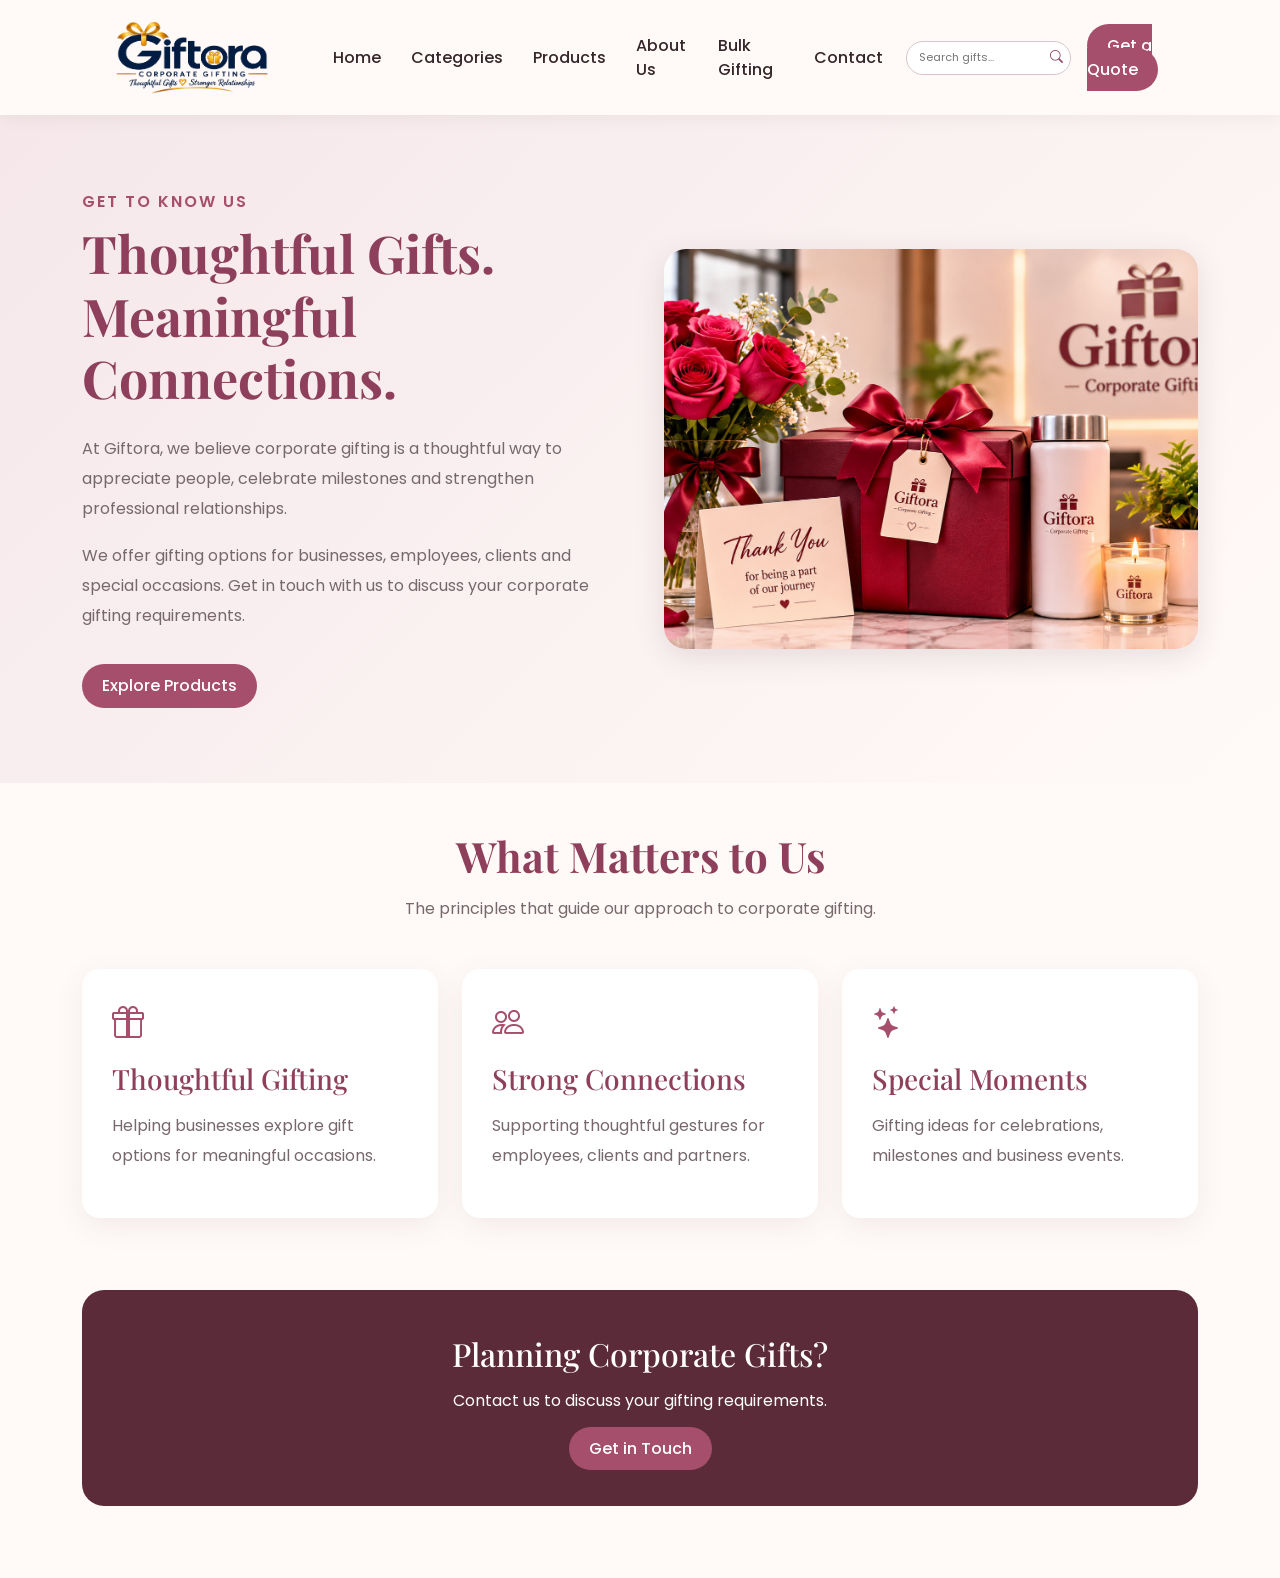
<file: HTML/about.html>
<!DOCTYPE html>
<html lang="en">

<head>
    <meta charset="UTF-8">
    <meta name="viewport" content="width=device-width, initial-scale=1.0">
    <title>About Us | Giftora</title>

    <meta name="description"
        content="Learn about Giftora and our corporate gifting solutions, including personalized gifts and thoughtfully curated gift hampers.">

    <meta name="robots" content="index, follow">

    <link rel="icon" type="image/png" href="../Image/giftora-favicon.png">

    <link href="https://cdn.jsdelivr.net/npm/bootstrap@5.3.3/dist/css/bootstrap.min.css" rel="stylesheet">
    <link rel="stylesheet" href="../CSS/style.css">
    <link rel="stylesheet" href="https://cdn.jsdelivr.net/npm/bootstrap-icons@1.11.3/font/bootstrap-icons.min.css">

    <link rel="preconnect" href="https://fonts.googleapis.com">
    <link rel="preconnect" href="https://fonts.gstatic.com" crossorigin>
    <link
        href="https://fonts.googleapis.com/css2?family=Playfair+Display:wght@500;600;700&family=Poppins:wght@300;400;500;600&display=swap"
        rel="stylesheet">

    <style>
        .about-hero {
            background: linear-gradient(135deg, #f5e7ea, #fffaf8);
            padding: 75px 0;
        }

        .about-heading {
            font-family: 'Playfair Display', serif;
            color: #8e3f5b;
            font-size: clamp(36px, 5vw, 52px);
            font-weight: 700;
        }

        .about-text {
            color: #77686d;
            line-height: 1.9;
        }

        .about-image {
            width: 100%;
            height: 400px;
            object-fit: cover;
            border-radius: 22px;
            box-shadow: 0 8px 30px rgba(73, 39, 50, 0.12);
        }

        .value-card {
            height: 100%;
            padding: 30px;
            border-radius: 18px;
            background: white;
            box-shadow: 0 8px 30px rgba(73, 39, 50, 0.08);
        }

        .value-icon {
            font-size: 32px;
            color: #a64f6c;
        }

        .value-card h3 {
            font-family: 'Playfair Display', serif;
            color: #8e3f5b;
            margin: 15px 0;
        }

        .about-cta {
            background: #5b2b39;
            color: white;
            border-radius: 22px;
            padding: 45px 25px;
        }

        .about-cta h2 {
            font-family: 'Playfair Display', serif;
        }
    </style>
</head>

<body>

    <!-- Navbar -->
    <nav class="navbar navbar-expand-lg sticky-top">
        <div class="container py-2">

            <a class="navbar-brand" href="index.html">
                <img src="../Image/GiftoraLogo.png" alt="Giftora Corporate Gifting" style="width:220px; height:auto;">
            </a>

            <button class="navbar-toggler" type="button" data-bs-toggle="collapse" data-bs-target="#menu">
                <span class="navbar-toggler-icon"></span>
            </button>

            <div class="collapse navbar-collapse" id="menu">
                <ul class="navbar-nav ms-auto align-items-lg-center">
                    <li class="nav-item"><a class="nav-link" href="index.html">Home</a></li>
                    <li class="nav-item"><a class="nav-link" href="categories.html">Categories</a></li>
                    <li class="nav-item"><a class="nav-link" href="products.html">Products</a></li>
                    <li class="nav-item"><a class="nav-link" href="about.html">About Us</a></li>
                    <li class="nav-item"><a class="nav-link" href="bulk-gifting.html">Bulk Gifting</a></li>
                    <li class="nav-item"><a class="nav-link" href="contact.html">Contact</a></li>

                    <li class="nav-item mx-lg-2 my-2 my-lg-0">
                        <form class="giftora-search" action="products.html" method="get">
                            <input type="search" name="search" placeholder="Search gifts..." aria-label="Search gifts">

                            <button type="submit" aria-label="Search">
                                <i class="bi bi-search"></i>
                            </button>
                        </form>
                    </li>

                    <li class="nav-item ms-lg-2 mt-3 mt-lg-0">
                        <a class="quote-btn" href="contact.html">Get a Quote</a>
                    </li>
                </ul>
            </div>
        </div>
    </nav>

    <!-- About introduction -->
    <section class="about-hero">
        <div class="container">
            <div class="row align-items-center g-5">

                <div class="col-lg-6">
                    <p class="text-uppercase fw-semibold mb-2" style="color:#a64f6c; letter-spacing:2px;">
                        Get to Know Us
                    </p>

                    <h1 class="about-heading mb-4">
                        Thoughtful Gifts.<br>Meaningful Connections.
                    </h1>

                    <p class="about-text">
                        At Giftora, we believe corporate gifting is a thoughtful way
                        to appreciate people, celebrate milestones and strengthen
                        professional relationships.
                    </p>

                    <p class="about-text">
                        We offer gifting options for businesses, employees, clients
                        and special occasions. Get in touch with us to discuss your
                        corporate gifting requirements.
                    </p>

                    <a href="products.html" class="quote-btn d-inline-block mt-3">
                        Explore Products
                    </a>
                </div>

                <div class="col-lg-6">
                    <img src="../Image/About/about-hero.jpg" alt="Giftora corporate gifting collection"
                        class="about-image">
                </div>

            </div>
        </div>
    </section>

    <!-- Our values -->
    <section class="container py-5">
        <h2 class="section-title text-center mb-3">What Matters to Us</h2>

        <p class="section-subtitle text-center mb-5">
            The principles that guide our approach to corporate gifting.
        </p>

        <div class="row g-4">

            <div class="col-md-4">
                <div class="value-card">
                    <i class="bi bi-gift value-icon"></i>
                    <h3>Thoughtful Gifting</h3>
                    <p class="about-text">
                        Helping businesses explore gift options for meaningful occasions.
                    </p>
                </div>
            </div>

            <div class="col-md-4">
                <div class="value-card">
                    <i class="bi bi-people value-icon"></i>
                    <h3>Strong Connections</h3>
                    <p class="about-text">
                        Supporting thoughtful gestures for employees, clients and partners.
                    </p>
                </div>
            </div>

            <div class="col-md-4">
                <div class="value-card">
                    <i class="bi bi-stars value-icon"></i>
                    <h3>Special Moments</h3>
                    <p class="about-text">
                        Gifting ideas for celebrations, milestones and business events.
                    </p>
                </div>
            </div>

        </div>
    </section>

    <!-- Contact call to action -->
    <section class="container py-4 mb-5">
        <div class="about-cta text-center">
            <h2 class="mb-3">Planning Corporate Gifts?</h2>
            <p class="mb-4">Contact us to discuss your gifting requirements.</p>
            <a href="contact.html" class="quote-btn">Get in Touch</a>
        </div>
    </section>

    <script src="https://cdn.jsdelivr.net/npm/bootstrap@5.3.3/dist/js/bootstrap.bundle.min.js"></script>

</body>

</html>
</file>
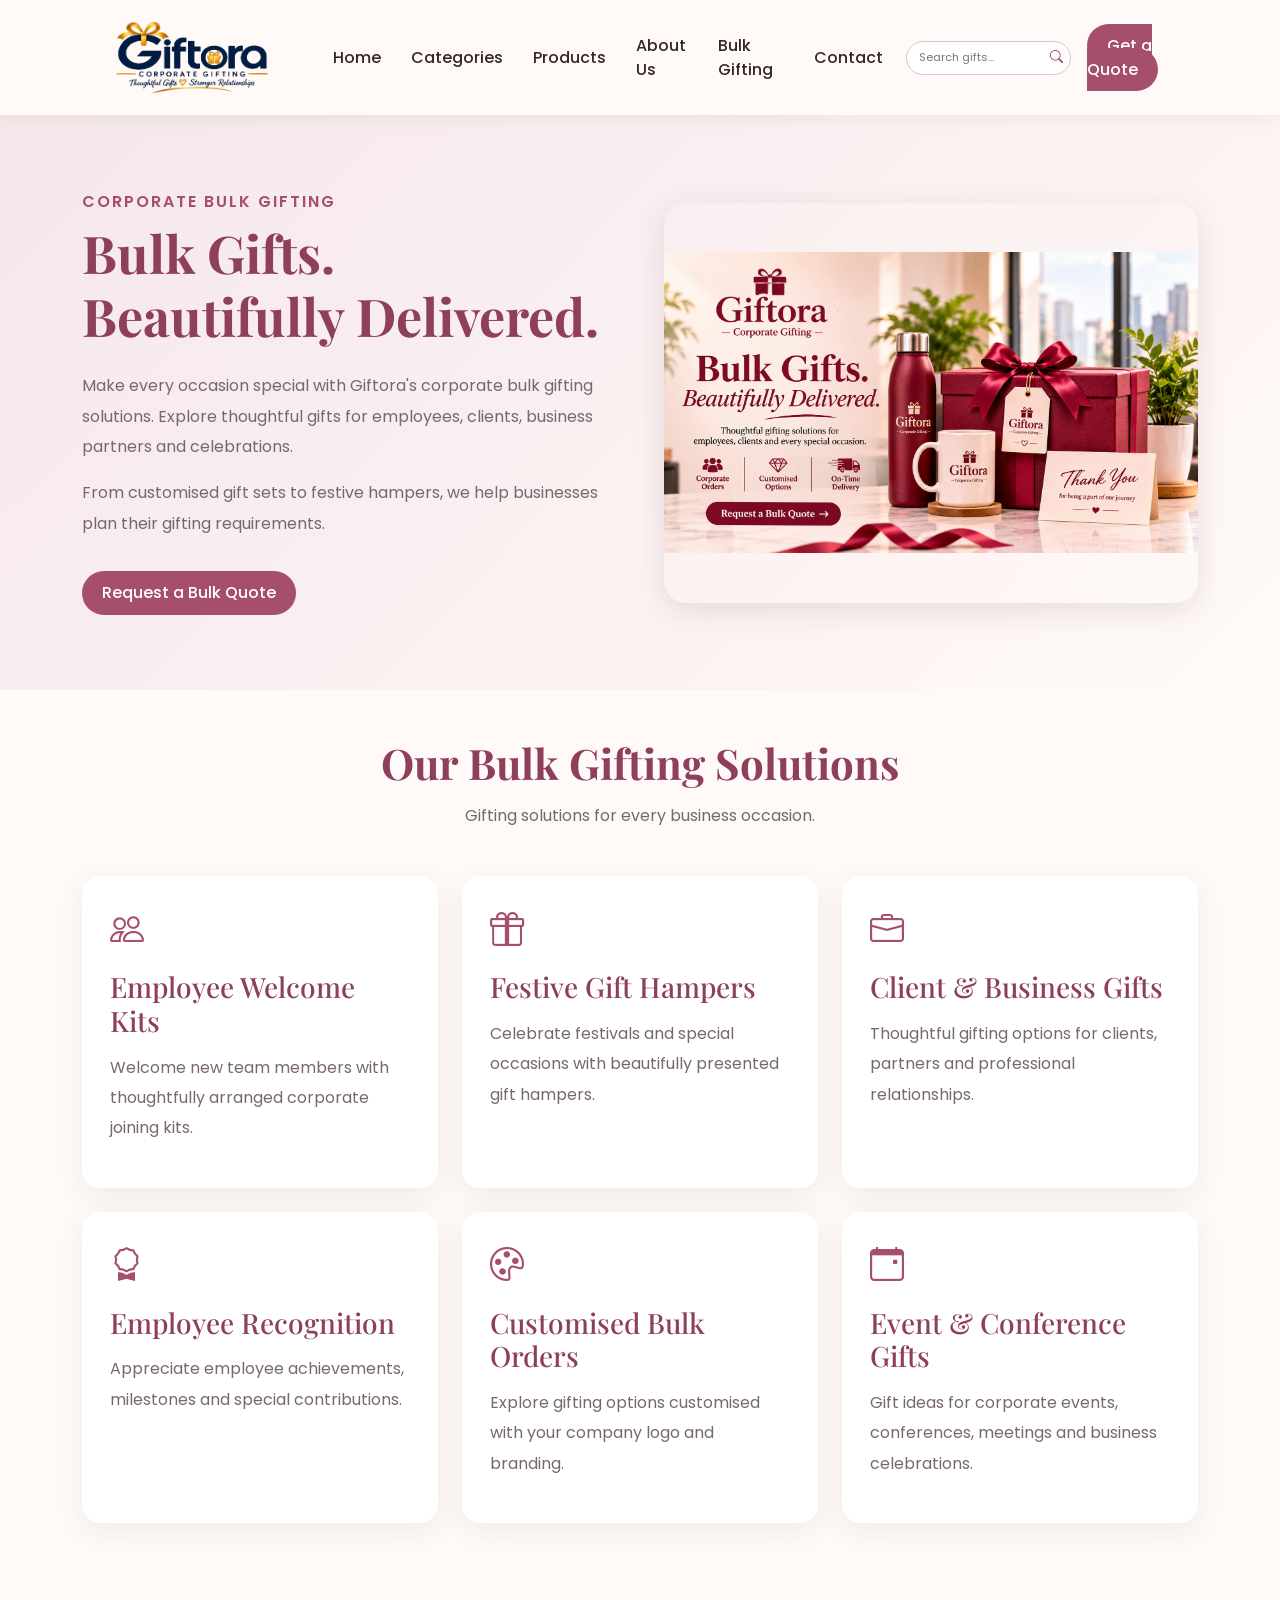
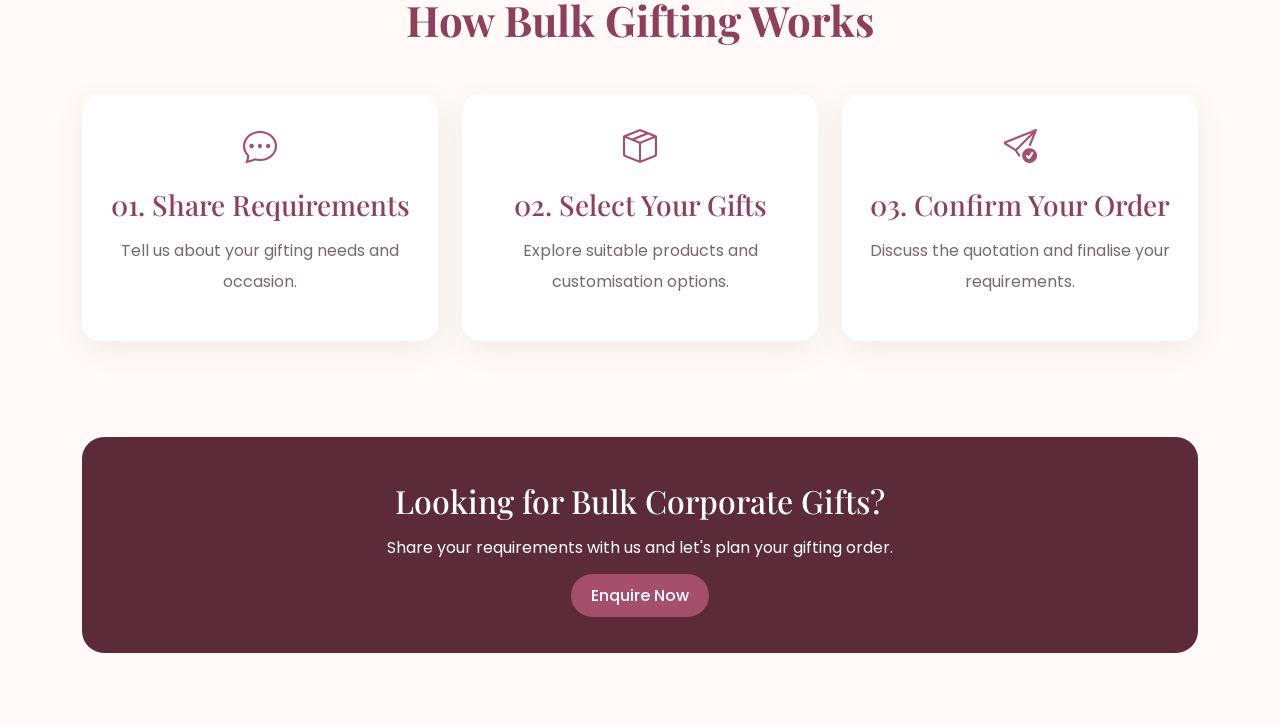
<file: HTML/bulk-gifting.html>
<!DOCTYPE html>
<html lang="en">

<head>
    <meta charset="UTF-8">
    <meta name="viewport" content="width=device-width, initial-scale=1.0">
    <title>Bulk Gifting | Giftora</title>

    <meta name="description"
        content="Explore Giftora's bulk corporate gifting solutions with personalized gifts and curated hampers for businesses, teams and special occasions.">

    <meta name="robots" content="index, follow">

    <link rel="icon" type="image/png" href="../Image/giftora-favicon.png">

    <link href="https://cdn.jsdelivr.net/npm/bootstrap@5.3.3/dist/css/bootstrap.min.css" rel="stylesheet">
    <link rel="stylesheet" href="../CSS/style.css">
    <link rel="stylesheet" href="https://cdn.jsdelivr.net/npm/bootstrap-icons@1.11.3/font/bootstrap-icons.min.css">

    <link rel="preconnect" href="https://fonts.googleapis.com">
    <link rel="preconnect" href="https://fonts.gstatic.com" crossorigin>
    <link
        href="https://fonts.googleapis.com/css2?family=Playfair+Display:wght@500;600;700&family=Poppins:wght@300;400;500;600&display=swap"
        rel="stylesheet">

    <style>
        .bulk-hero {
            background: linear-gradient(135deg, #f5e7ea, #fffaf8);
            padding: 75px 0;
        }

        .bulk-heading {
            font-family: 'Playfair Display', serif;
            color: #8e3f5b;
            font-size: clamp(36px, 5vw, 52px);
            font-weight: 700;
        }

        .bulk-text {
            color: #77686d;
            line-height: 1.9;
        }

        .bulk-image {
            width: 100%;
            height: 400px;
            object-fit: contain;
            object-position: center;
            border-radius: 22px;
            box-shadow: 0 8px 30px rgba(73, 39, 50, 0.12);
        }

        .bulk-card {
            height: 100%;
            padding: 28px;
            background: white;
            border-radius: 18px;
            box-shadow: 0 8px 30px rgba(73, 39, 50, 0.08);
            transition: 0.3s;
        }

        .bulk-card:hover {
            transform: translateY(-6px);
        }

        .bulk-icon {
            font-size: 34px;
            color: #a64f6c;
        }

        .bulk-card h3 {
            font-family: 'Playfair Display', serif;
            color: #8e3f5b;
            margin: 15px 0;
        }

        .bulk-cta {
            background: #5b2b39;
            color: white;
            border-radius: 22px;
            padding: 45px 25px;
        }

        .bulk-cta h2 {
            font-family: 'Playfair Display', serif;
        }

        @media (max-width: 767px) {
            .bulk-image {
                height: 280px;
            }
        }
    </style>
</head>

<body>

    <!-- Navbar -->
    <nav class="navbar navbar-expand-lg sticky-top">
        <div class="container py-2">

            <a class="navbar-brand" href="index.html">
                <img src="../Image/GiftoraLogo.png" alt="Giftora Corporate Gifting" style="width:220px; height:auto;">
            </a>

            <button class="navbar-toggler" type="button" data-bs-toggle="collapse" data-bs-target="#menu">
                <span class="navbar-toggler-icon"></span>
            </button>

            <div class="collapse navbar-collapse" id="menu">
                <ul class="navbar-nav ms-auto align-items-lg-center">

                    <li class="nav-item">
                        <a class="nav-link" href="index.html">Home</a>
                    </li>

                    <li class="nav-item">
                        <a class="nav-link" href="categories.html">Categories</a>
                    </li>

                    <li class="nav-item">
                        <a class="nav-link" href="products.html">Products</a>
                    </li>

                    <li class="nav-item">
                        <a class="nav-link" href="about.html">About Us</a>
                    </li>

                    <li class="nav-item">
                        <a class="nav-link" href="bulk-gifting.html">Bulk Gifting</a>
                    </li>

                    <li class="nav-item">
                        <a class="nav-link" href="contact.html">Contact</a>
                    </li>

                    <li class="nav-item mx-lg-2 my-2 my-lg-0">
                        <form class="giftora-search" action="products.html" method="get">
                            <input type="search" name="search" placeholder="Search gifts..." aria-label="Search gifts">

                            <button type="submit" aria-label="Search">
                                <i class="bi bi-search"></i>
                            </button>
                        </form>
                    </li>

                    <li class="nav-item ms-lg-2 mt-3 mt-lg-0">
                        <a class="quote-btn" href="contact.html">Get a Quote</a>
                    </li>

                </ul>
            </div>
        </div>
    </nav>

    <!-- Hero Section -->
    <section class="bulk-hero">
        <div class="container">
            <div class="row align-items-center g-5">

                <div class="col-lg-6">
                    <p class="text-uppercase fw-semibold mb-2" style="color:#a64f6c; letter-spacing:2px;">
                        Corporate Bulk Gifting
                    </p>

                    <h1 class="bulk-heading mb-4">
                        Bulk Gifts.<br>Beautifully Delivered.
                    </h1>

                    <p class="bulk-text">
                        Make every occasion special with Giftora's corporate
                        bulk gifting solutions. Explore thoughtful gifts for
                        employees, clients, business partners and celebrations.
                    </p>

                    <p class="bulk-text">
                        From customised gift sets to festive hampers,
                        we help businesses plan their gifting requirements.
                    </p>

                    <a href="contact.html" class="quote-btn d-inline-block mt-3">
                        Request a Bulk Quote
                    </a>
                </div>

                <div class="col-lg-6">
                    <img src="../Image/Bulk/bulkgifting2.jpg" alt="Corporate bulk gifting collection"
                        class="bulk-image">
                </div>

            </div>
        </div>
    </section>

    <!-- Bulk Gifting Services -->
    <section class="container py-5">

        <h2 class="section-title text-center mb-3">
            Our Bulk Gifting Solutions
        </h2>

        <p class="section-subtitle text-center mb-5">
            Gifting solutions for every business occasion.
        </p>

        <div class="row g-4">

            <div class="col-md-6 col-lg-4">
                <div class="bulk-card">
                    <i class="bi bi-people bulk-icon"></i>
                    <h3>Employee Welcome Kits</h3>
                    <p class="bulk-text">
                        Welcome new team members with thoughtfully arranged
                        corporate joining kits.
                    </p>
                </div>
            </div>

            <div class="col-md-6 col-lg-4">
                <div class="bulk-card">
                    <i class="bi bi-gift bulk-icon"></i>
                    <h3>Festive Gift Hampers</h3>
                    <p class="bulk-text">
                        Celebrate festivals and special occasions with
                        beautifully presented gift hampers.
                    </p>
                </div>
            </div>

            <div class="col-md-6 col-lg-4">
                <div class="bulk-card">
                    <i class="bi bi-briefcase bulk-icon"></i>
                    <h3>Client & Business Gifts</h3>
                    <p class="bulk-text">
                        Thoughtful gifting options for clients, partners
                        and professional relationships.
                    </p>
                </div>
            </div>

            <div class="col-md-6 col-lg-4">
                <div class="bulk-card">
                    <i class="bi bi-award bulk-icon"></i>
                    <h3>Employee Recognition</h3>
                    <p class="bulk-text">
                        Appreciate employee achievements, milestones
                        and special contributions.
                    </p>
                </div>
            </div>

            <div class="col-md-6 col-lg-4">
                <div class="bulk-card">
                    <i class="bi bi-palette bulk-icon"></i>
                    <h3>Customised Bulk Orders</h3>
                    <p class="bulk-text">
                        Explore gifting options customised with your
                        company logo and branding.
                    </p>
                </div>
            </div>

            <div class="col-md-6 col-lg-4">
                <div class="bulk-card">
                    <i class="bi bi-calendar-event bulk-icon"></i>
                    <h3>Event & Conference Gifts</h3>
                    <p class="bulk-text">
                        Gift ideas for corporate events, conferences,
                        meetings and business celebrations.
                    </p>
                </div>
            </div>

        </div>
    </section>

    <!-- How It Works -->
    <section class="container py-4 mb-5">

        <h2 class="section-title text-center mb-5">
            How Bulk Gifting Works
        </h2>

        <div class="row g-4 text-center">

            <div class="col-md-4">
                <div class="bulk-card">
                    <i class="bi bi-chat-dots bulk-icon"></i>
                    <h3>01. Share Requirements</h3>
                    <p class="bulk-text">
                        Tell us about your gifting needs and occasion.
                    </p>
                </div>
            </div>

            <div class="col-md-4">
                <div class="bulk-card">
                    <i class="bi bi-box-seam bulk-icon"></i>
                    <h3>02. Select Your Gifts</h3>
                    <p class="bulk-text">
                        Explore suitable products and customisation options.
                    </p>
                </div>
            </div>

            <div class="col-md-4">
                <div class="bulk-card">
                    <i class="bi bi-send-check bulk-icon"></i>
                    <h3>03. Confirm Your Order</h3>
                    <p class="bulk-text">
                        Discuss the quotation and finalise your requirements.
                    </p>
                </div>
            </div>

        </div>
    </section>

    <!-- CTA Section -->
    <section class="container py-4 mb-5">
        <div class="bulk-cta text-center">

            <h2 class="mb-3">Looking for Bulk Corporate Gifts?</h2>

            <p class="mb-4">
                Share your requirements with us and let's plan your gifting order.
            </p>

            <a href="contact.html" class="quote-btn">
                Enquire Now
            </a>

        </div>
    </section>

    <script src="https://cdn.jsdelivr.net/npm/bootstrap@5.3.3/dist/js/bootstrap.bundle.min.js"></script>

</body>

</html>
</file>
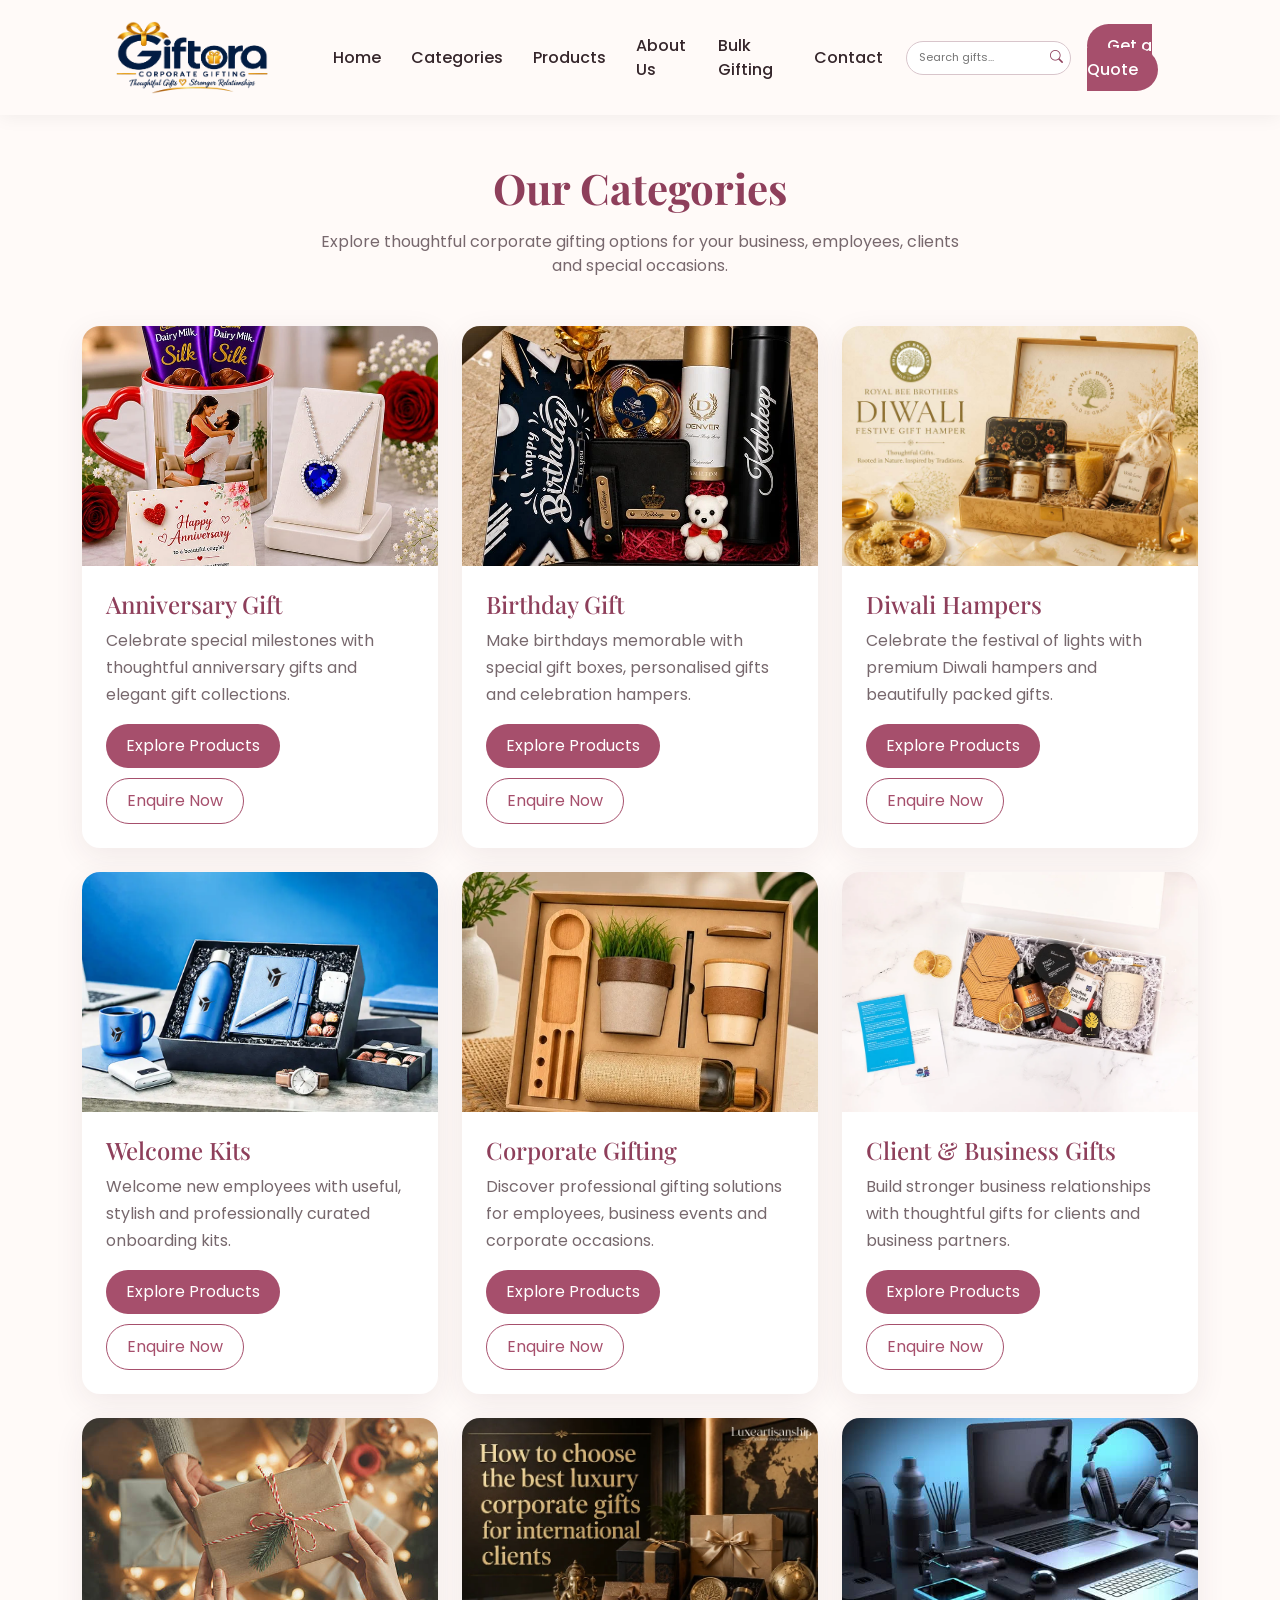
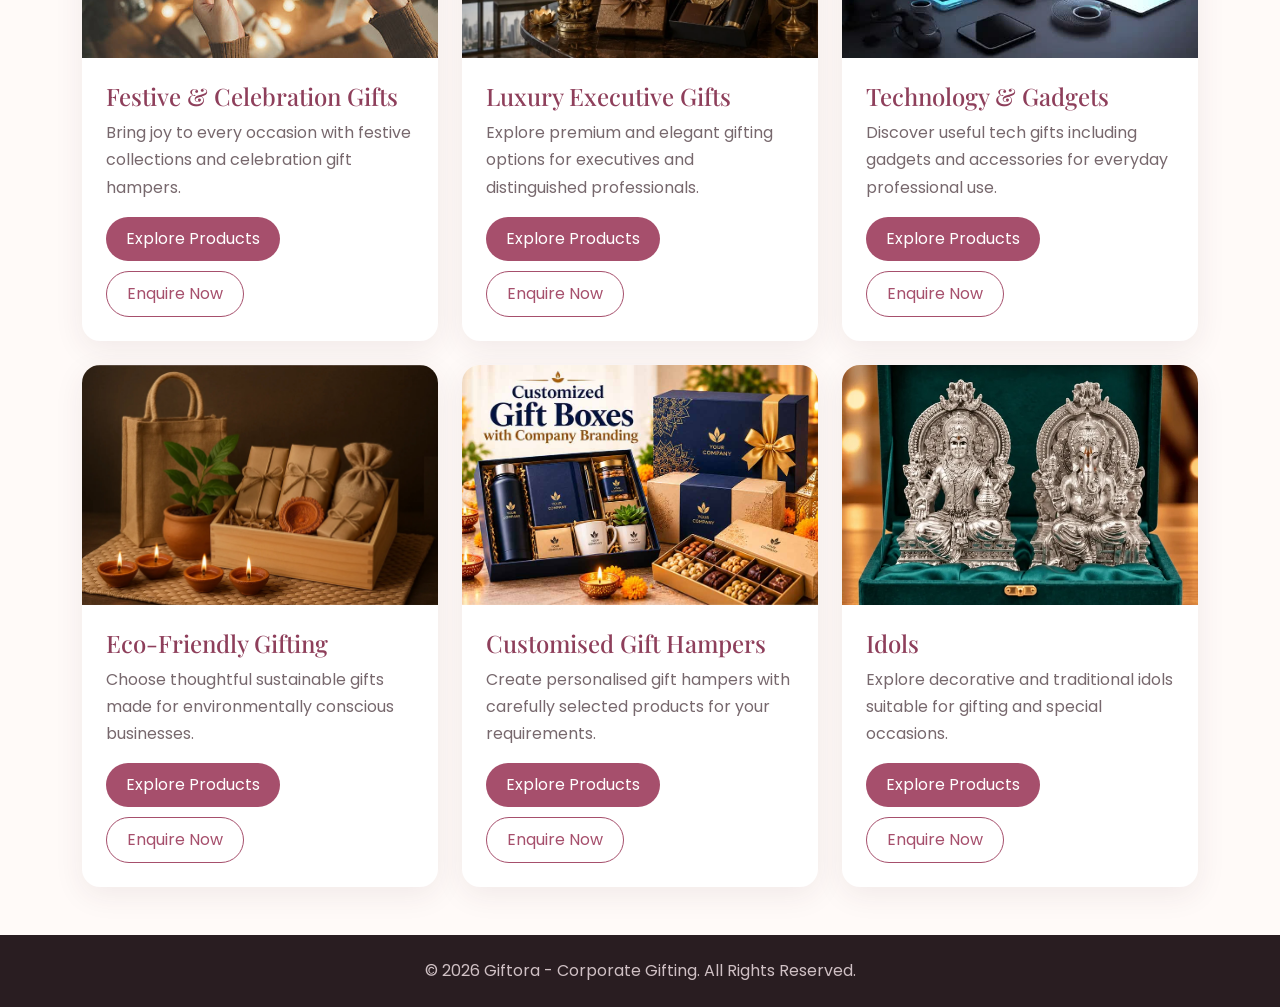
<file: HTML/categories.html>
<!DOCTYPE html>
<html lang="en">

<head>
    <meta charset="UTF-8">
    <meta name="viewport" content="width=device-width, initial-scale=1.0">
    <title>Gift Categories | Giftora</title>

    <meta name="description"
        content="Explore Giftora's curated gift categories, including corporate gifts, personalized gifts, premium hampers and customized gifting options for every occasion.">

    <meta name="robots" content="index, follow">

    <link rel="icon" type="image/png" href="../Image/giftora-favicon.png">

    <link href="https://cdn.jsdelivr.net/npm/bootstrap@5.3.3/dist/css/bootstrap.min.css" rel="stylesheet">
    <link rel="stylesheet" href="../CSS/style.css">

    <link rel="stylesheet" href="https://cdn.jsdelivr.net/npm/bootstrap-icons@1.11.3/font/bootstrap-icons.min.css">

    <link rel="preconnect" href="https://fonts.googleapis.com">
    <link rel="preconnect" href="https://fonts.gstatic.com" crossorigin>
    <link
        href="https://fonts.googleapis.com/css2?family=Playfair+Display:wght@500;600;700&family=Poppins:wght@300;400;500;600&display=swap"
        rel="stylesheet">

    <style>
        .category-card {
            height: 100%;
            background: white;
            border-radius: 18px;
            overflow: hidden;
            box-shadow: 0 8px 30px rgba(73, 39, 50, 0.08);
            transition: 0.3s;
        }

        .category-card:hover {
            transform: translateY(-6px);
        }

        .category-card img {
            width: 100%;
            height: 240px;
            object-fit: cover;
            display: block;
        }

        .category-card h3 {
            font-family: 'Playfair Display', serif;
            color: #8e3f5b;
            font-size: 24px;
        }

        .category-card p {
            color: #77686d;
            line-height: 1.7;
        }

        .category-btn {
            display: inline-block;
            background: #a64f6c;
            color: white;
            padding: 10px 20px;
            border-radius: 25px;
            text-decoration: none;
            transition: 0.3s;
        }

        .category-btn:hover {
            background: #843c55;
            color: white;
        }

        .category-actions {
            display: flex;
            gap: 10px;
            flex-wrap: wrap;
        }

        .category-actions .category-btn {
            text-align: center;
        }

        .enquiry-btn {
            background: transparent;
            color: #a64f6c;
            border: 1px solid #a64f6c;
        }

        .enquiry-btn:hover {
            background: #843c55;
            color: white;
        }

        @media (max-width: 576px) {
            .category-card img {
                height: 210px;
            }

            .category-card h3 {
                font-size: 21px;
            }
        }
    </style>
</head>

<body>

    <!-- Same navbar as the other pages -->

    <nav class="navbar navbar-expand-lg sticky-top">
        <div class="container py-2">

            <a class="navbar-brand" href="index.html">
                <img src="../Image/GiftoraLogo.png" alt="Giftora Corporate Gifting" style="width:220px; height:auto;">
            </a>

            <button class="navbar-toggler" type="button" data-bs-toggle="collapse" data-bs-target="#menu">
                <span class="navbar-toggler-icon"></span>
            </button>

            <div class="collapse navbar-collapse" id="menu">
                <ul class="navbar-nav ms-auto align-items-lg-center">

                    <li class="nav-item">
                        <a class="nav-link" href="index.html">Home</a>
                    </li>

                    <li class="nav-item">
                        <a class="nav-link active" href="categories.html">Categories</a>
                    </li>

                    <li class="nav-item">
                        <a class="nav-link" href="products.html">Products</a>
                    </li>

                    <li class="nav-item">
                        <a class="nav-link" href="about.html">About Us</a>
                    </li>

                    <li class="nav-item">
                        <a class="nav-link" href="bulk-gifting.html">Bulk Gifting</a>
                    </li>

                    <li class="nav-item">
                        <a class="nav-link" href="contact.html">Contact</a>
                    </li>

                    <li class="nav-item mx-lg-2 my-2 my-lg-0">
                        <form class="giftora-search" action="products.html" method="get">
                            <input type="search" name="search" placeholder="Search gifts..." aria-label="Search gifts">

                            <button type="submit" aria-label="Search">
                                <i class="bi bi-search"></i>
                            </button>
                        </form>
                    </li>

                    <li class="nav-item ms-lg-2 mt-3 mt-lg-0">
                        <a class="quote-btn" href="contact.html">Get a Quote</a>
                    </li>

                </ul>
            </div>
        </div>
    </nav>


    <!-- Categories Content -->

    <section class="container py-5">

        <h1 class="section-title text-center mb-3">Our Categories</h1>

        <p class="section-subtitle text-center mb-5">
            Explore thoughtful corporate gifting options for your business,
            employees, clients and special occasions.
        </p>

        <div class="row g-4">

            <!-- 1. Anniversary Gift -->
            <div class="col-md-6 col-lg-4">
                <div class="category-card">
                    <img src="../Image/Categories/01-anniversary-gift.jpg" alt="Anniversary Gift">
                    <div class="p-4">
                        <h3>Anniversary Gift</h3>
                        <p>Celebrate special milestones with thoughtful anniversary gifts and elegant gift collections.
                        </p>
                        <div class="category-actions">
                            <a href="products.html" class="category-btn">Explore Products</a>
                            <a href="contact.html" class="category-btn enquiry-btn">Enquire Now</a>
                        </div>
                    </div>
                </div>
            </div>

            <!-- 2. Birthday Gift -->
            <div class="col-md-6 col-lg-4">
                <div class="category-card">
                    <img src="../Image/Categories/02-birthday-gift.jpg" alt="Birthday Gift">
                    <div class="p-4">
                        <h3>Birthday Gift</h3>
                        <p>Make birthdays memorable with special gift boxes, personalised gifts and celebration hampers.
                        </p>
                        <div class="category-actions">
                            <a href="products.html" class="category-btn">Explore Products</a>
                            <a href="contact.html" class="category-btn enquiry-btn">Enquire Now</a>
                        </div>
                    </div>
                </div>
            </div>

            <!-- 3. Diwali Hampers -->
            <div class="col-md-6 col-lg-4">
                <div class="category-card">
                    <img src="../Image/Categories/03-diwali-hampers.jpg" alt="Diwali Hampers">
                    <div class="p-4">
                        <h3>Diwali Hampers</h3>
                        <p>Celebrate the festival of lights with premium Diwali hampers and beautifully packed gifts.
                        </p>
                        <div class="category-actions">
                            <a href="products.html" class="category-btn">Explore Products</a>
                            <a href="contact.html" class="category-btn enquiry-btn">Enquire Now</a>
                        </div>
                    </div>
                </div>
            </div>

            <!-- 4. Welcome Kits -->
            <div class="col-md-6 col-lg-4">
                <div class="category-card">
                    <img src="../Image/Categories/04-welcome-kits.jpg" alt="Welcome Kits">
                    <div class="p-4">
                        <h3>Welcome Kits</h3>
                        <p>Welcome new employees with useful, stylish and professionally curated onboarding kits.</p>
                        <div class="category-actions">
                            <a href="products.html" class="category-btn">Explore Products</a>
                            <a href="contact.html" class="category-btn enquiry-btn">Enquire Now</a>
                        </div>
                    </div>
                </div>
            </div>

            <!-- 5. Corporate Gifting -->
            <div class="col-md-6 col-lg-4">
                <div class="category-card">
                    <img src="../Image/Categories/05-corporate-gifting.jpg" alt="Corporate Gifting">
                    <div class="p-4">
                        <h3>Corporate Gifting</h3>
                        <p>Discover professional gifting solutions for employees, business events and corporate
                            occasions.</p>
                        <div class="category-actions">
                            <a href="products.html" class="category-btn">Explore Products</a>
                            <a href="contact.html" class="category-btn enquiry-btn">Enquire Now</a>
                        </div>
                    </div>
                </div>
            </div>

            <!-- 6. Client & Business Gifts -->
            <div class="col-md-6 col-lg-4">
                <div class="category-card">
                    <img src="../Image/Categories/06-client-business-gifts.jpg" alt="Client and Business Gifts">
                    <div class="p-4">
                        <h3>Client &amp; Business Gifts</h3>
                        <p>Build stronger business relationships with thoughtful gifts for clients and business
                            partners.</p>
                        <div class="category-actions">
                            <a href="products.html" class="category-btn">Explore Products</a>
                            <a href="contact.html" class="category-btn enquiry-btn">Enquire Now</a>
                        </div>
                    </div>
                </div>
            </div>

            <!-- 7. Festive & Celebration Gifts -->
            <div class="col-md-6 col-lg-4">
                <div class="category-card">
                    <img src="../Image/Categories/07-festive-celebration-gifts.jpg" alt="Festive and Celebration Gifts">
                    <div class="p-4">
                        <h3>Festive &amp; Celebration Gifts</h3>
                        <p>Bring joy to every occasion with festive collections and celebration gift hampers.</p>
                        <div class="category-actions">
                            <a href="products.html" class="category-btn">Explore Products</a>
                            <a href="contact.html" class="category-btn enquiry-btn">Enquire Now</a>
                        </div>
                    </div>
                </div>
            </div>

            <!-- 8. Luxury Executive Gifts -->
            <div class="col-md-6 col-lg-4">
                <div class="category-card">
                    <img src="../Image/Categories/08-luxury-executive-gifts.jpg" alt="Luxury Executive Gifts">
                    <div class="p-4">
                        <h3>Luxury Executive Gifts</h3>
                        <p>Explore premium and elegant gifting options for executives and distinguished professionals.
                        </p>
                        <div class="category-actions">
                            <a href="products.html" class="category-btn">Explore Products</a>
                            <a href="contact.html" class="category-btn enquiry-btn">Enquire Now</a>
                        </div>
                    </div>
                </div>
            </div>

            <!-- 9. Technology & Gadgets -->
            <div class="col-md-6 col-lg-4">
                <div class="category-card">
                    <img src="../Image/Categories/09-technology-gadgets.jpg" alt="Technology and Gadgets">
                    <div class="p-4">
                        <h3>Technology &amp; Gadgets</h3>
                        <p>Discover useful tech gifts including gadgets and accessories for everyday professional use.
                        </p>
                        <div class="category-actions">
                            <a href="products.html" class="category-btn">Explore Products</a>
                            <a href="contact.html" class="category-btn enquiry-btn">Enquire Now</a>
                        </div>
                    </div>
                </div>
            </div>

            <!-- 10. Eco-Friendly Gifting -->
            <div class="col-md-6 col-lg-4">
                <div class="category-card">
                    <img src="../Image/Categories/10-eco-friendly-gifting.jpg" alt="Eco-Friendly Gifting">
                    <div class="p-4">
                        <h3>Eco-Friendly Gifting</h3>
                        <p>Choose thoughtful sustainable gifts made for environmentally conscious businesses.</p>
                        <div class="category-actions">
                            <a href="products.html" class="category-btn">Explore Products</a>
                            <a href="contact.html" class="category-btn enquiry-btn">Enquire Now</a>
                        </div>
                    </div>
                </div>
            </div>

            <!-- 11. Customised Gift Hampers -->
            <div class="col-md-6 col-lg-4">
                <div class="category-card">
                    <img src="../Image/Categories/11-customised-gift-hampers.jpg" alt="Customised Gift Hampers">
                    <div class="p-4">
                        <h3>Customised Gift Hampers</h3>
                        <p>Create personalised gift hampers with carefully selected products for your requirements.</p>
                        <div class="category-actions">
                            <a href="products.html" class="category-btn">Explore Products</a>
                            <a href="contact.html" class="category-btn enquiry-btn">Enquire Now</a>
                        </div>
                    </div>
                </div>
            </div>

            <!-- 12. Idols -->
            <div class="col-md-6 col-lg-4">
                <div class="category-card">
                    <img src="../Image/Categories/12-idols.jpg" alt="Idols">
                    <div class="p-4">
                        <h3>Idols</h3>
                        <p>Explore decorative and traditional idols suitable for gifting and special occasions.</p>
                        <div class="category-actions">
                            <a href="products.html" class="category-btn">Explore Products</a>
                            <a href="contact.html" class="category-btn enquiry-btn">Enquire Now</a>
                        </div>
                    </div>
                </div>
            </div>

        </div>
    </section>


    <!-- Footer -->

    <footer class="text-center py-4">
        <p class="mb-0">© 2026 Giftora - Corporate Gifting. All Rights Reserved.</p>
    </footer>


    <script src="https://cdn.jsdelivr.net/npm/bootstrap@5.3.3/dist/js/bootstrap.bundle.min.js"></script>
    <script src="../Javascript/script.js"></script>

</body>

</html>
</file>
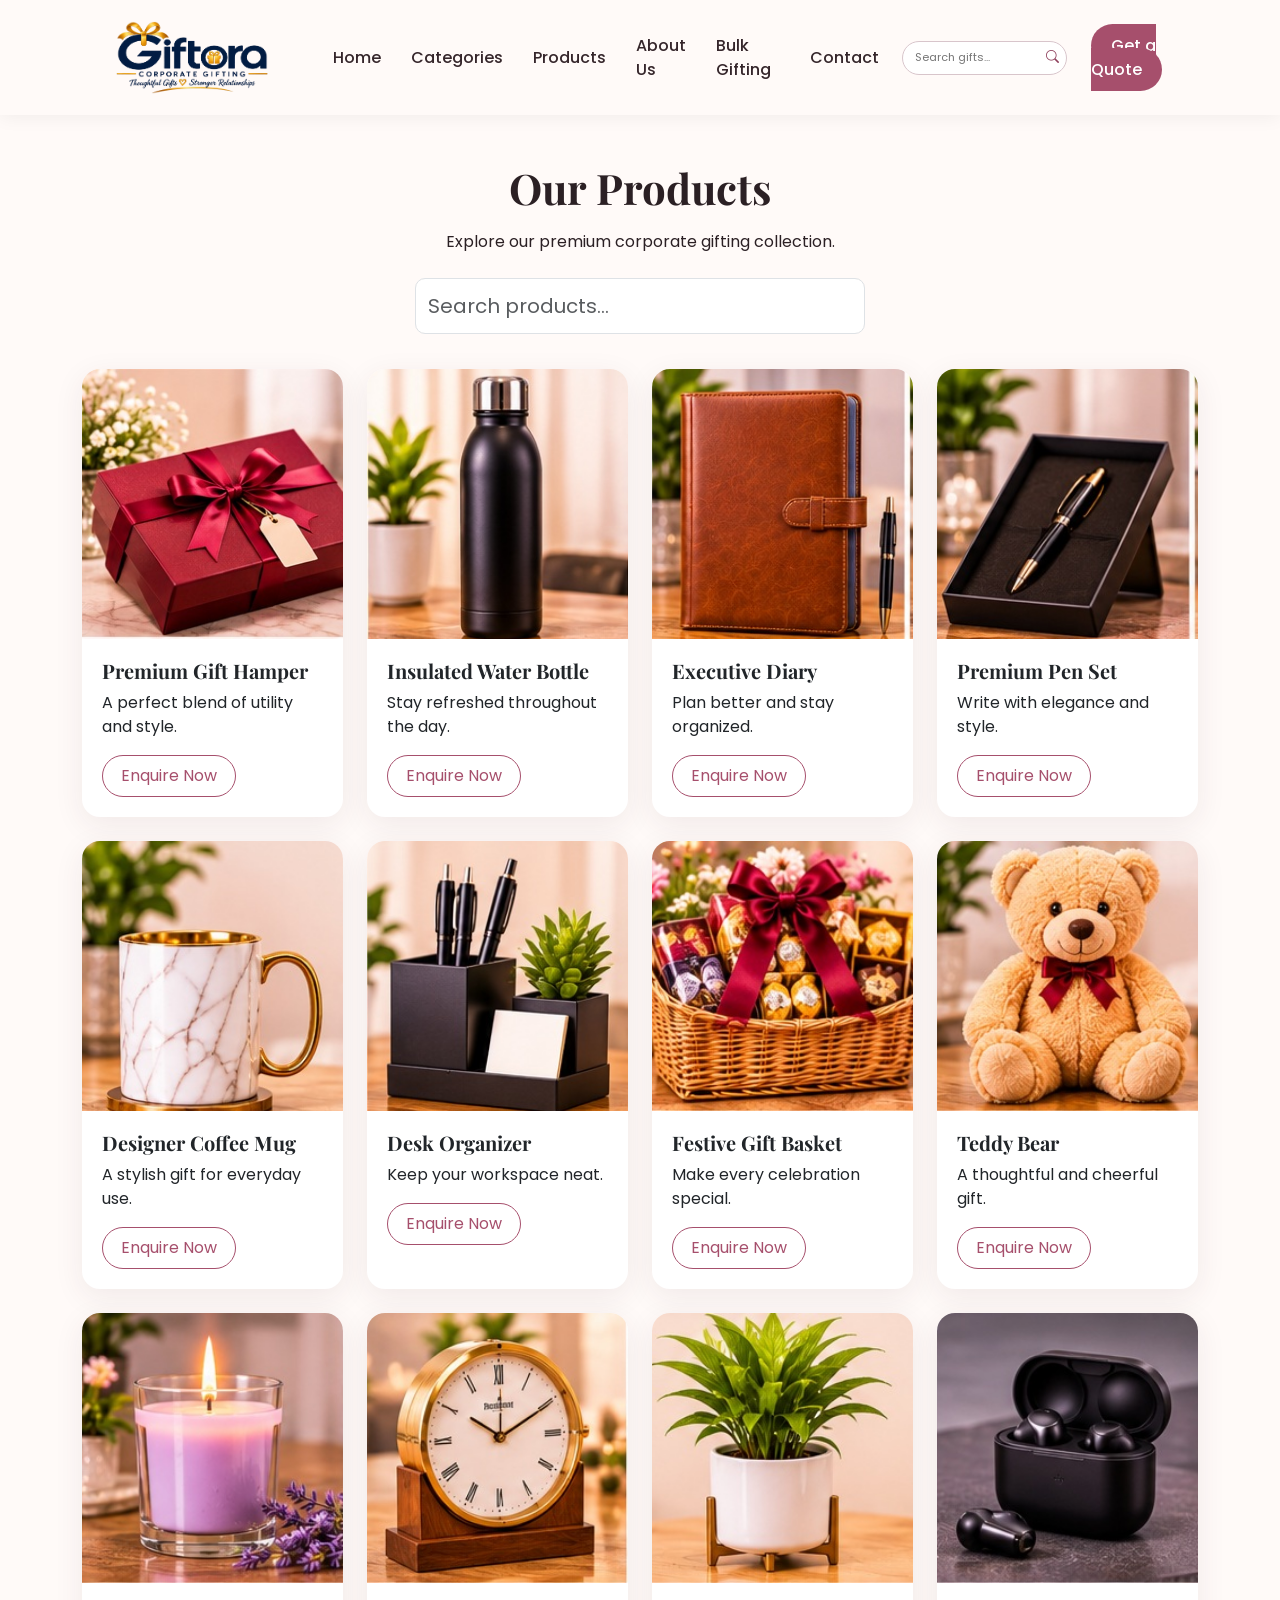
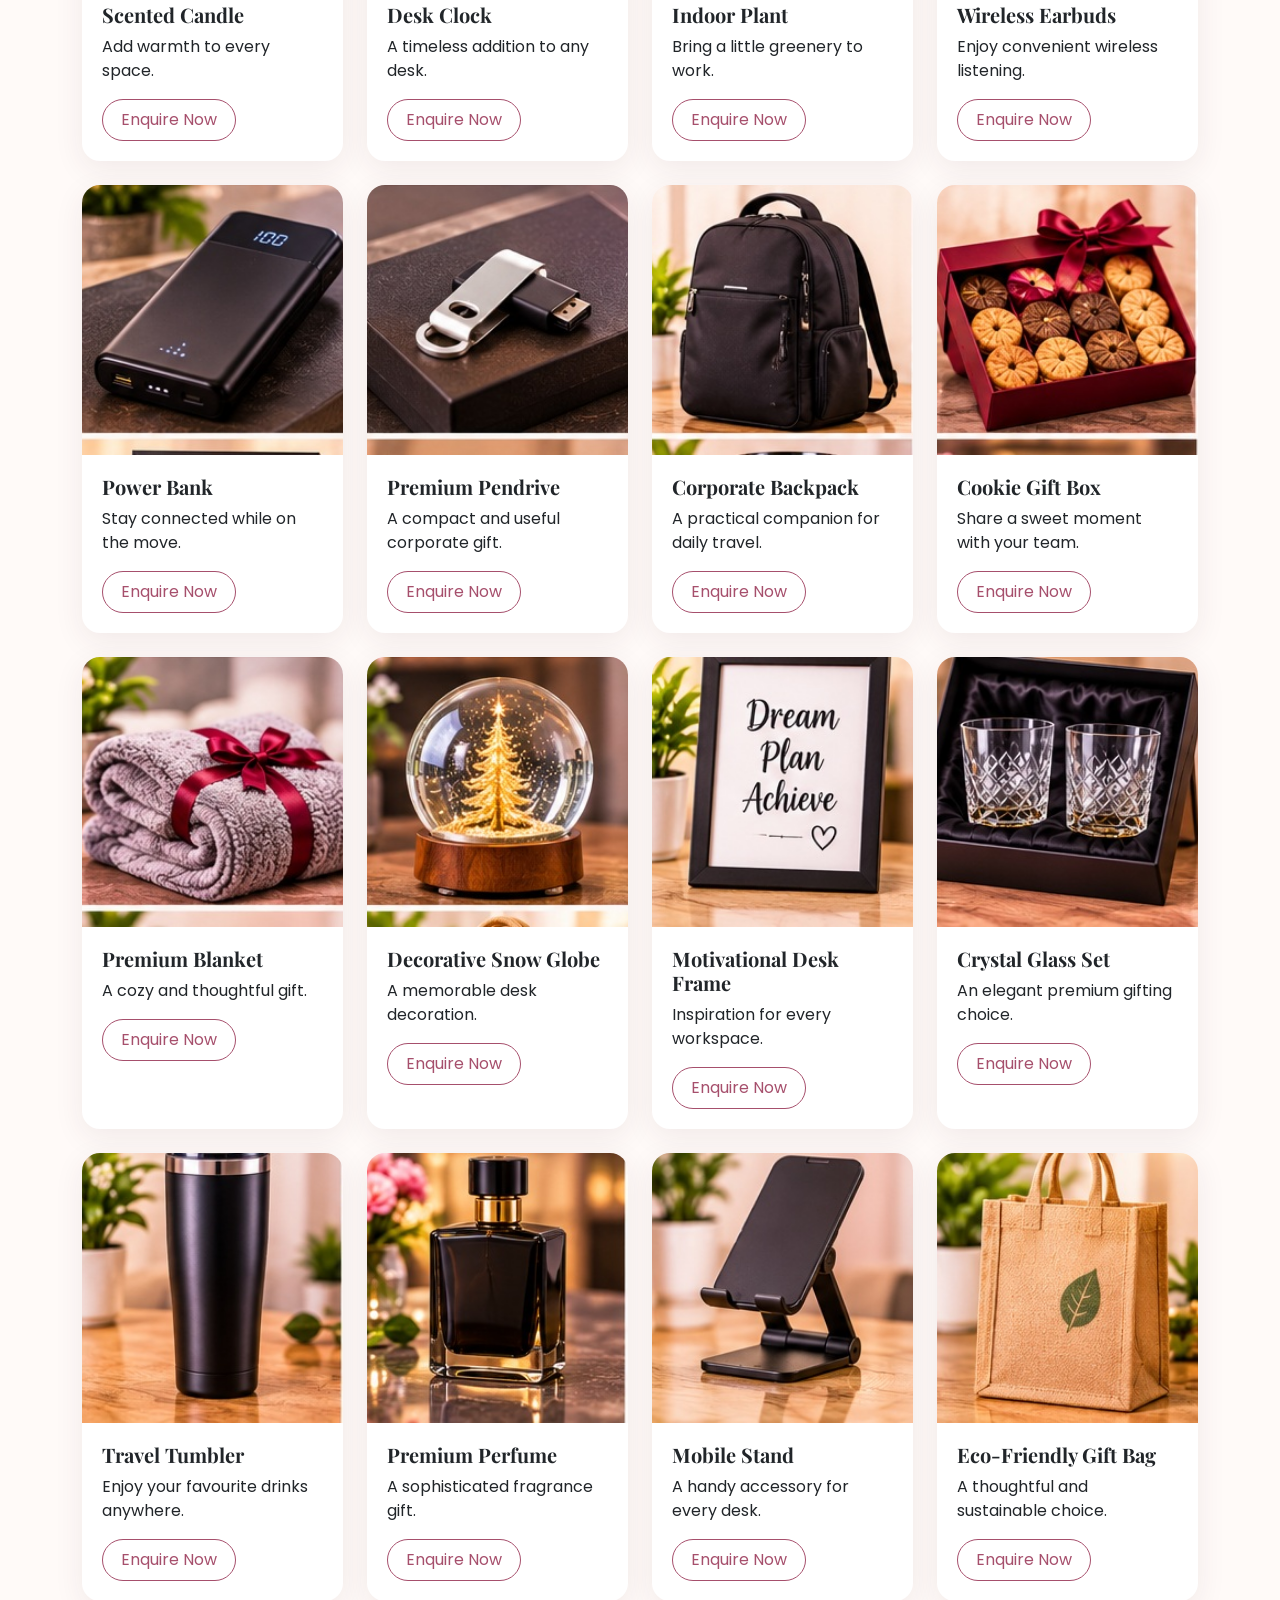
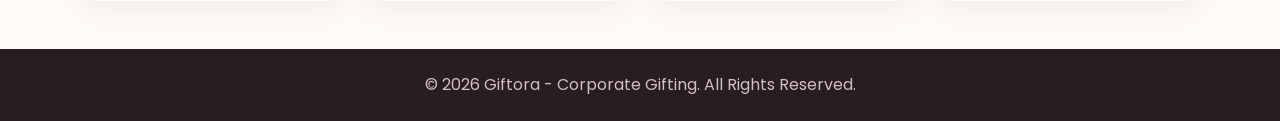
<file: HTML/products.html>
<!DOCTYPE html>
<html lang="en">

<head>
    <meta charset="UTF-8">
    <meta name="viewport" content="width=device-width, initial-scale=1.0">
    <title>Corporate Gift Products | Giftora</title>

    <meta name="description"
        content="Explore Giftora's premium corporate gift products, personalized gifts, gift hampers and customized gifting solutions for businesses and special occasions.">

    <meta name="robots" content="index, follow">

    <link rel="icon" type="image/png" href="../Image/giftora-favicon.png">

    <link href="https://cdn.jsdelivr.net/npm/bootstrap@5.3.8/dist/css/bootstrap.min.css" rel="stylesheet">
    <link rel="stylesheet" href="../CSS/style.css">
    <link rel="stylesheet" href="https://cdn.jsdelivr.net/npm/bootstrap-icons@1.11.3/font/bootstrap-icons.min.css">

    <link rel="preconnect" href="https://fonts.googleapis.com">
    <link rel="preconnect" href="https://fonts.gstatic.com" crossorigin>
    <link
        href="https://fonts.googleapis.com/css2?family=Playfair+Display:wght@500;600;700&family=Poppins:wght@300;400;500;600&display=swap"
        rel="stylesheet">

    <style>
        * {
            box-sizing: border-box;
        }

        body {
            margin: 0;
            font-family: 'Poppins', sans-serif;
            color: #2b2024;
            background: #fffaf8;
        }

        .navbar {
            background: rgba(255, 250, 248, .96);
            box-shadow: 0 2px 18px rgba(0, 0, 0, .06);
        }

        .navbar-brand {
            font-family: 'Playfair Display', serif;
            font-size: 28px;
            font-weight: 700;
            color: #8e3f5b !important;
        }

        .nav-link {
            color: #35262b !important;
            font-weight: 500;
            margin: 0 7px;
        }

        .nav-link:hover {
            color: #b75d78 !important;
        }

        .quote-btn {
            background: #a64f6c;
            color: white;
            border-radius: 30px;
            padding: 10px 20px;
            text-decoration: none;
            font-weight: 500;
        }

        .quote-btn:hover {
            background: #843c55;
            color: white;
        }

        .section-title {
            font-family: 'Playfair Display', serif;
            font-size: 42px;
            font-weight: 700;
            color: #2b2024;
        }

        .product-card {
            border: 0;
            border-radius: 18px;
            overflow: hidden;
            background: white;
            box-shadow: 0 8px 30px rgba(73, 39, 50, .08);
            height: 100%;
            transition: .3s;
        }

        .product-card:hover {
            transform: translateY(-5px);
            box-shadow: 0 12px 32px rgba(73, 39, 50, .14);
        }

        .product-card {
            border: 0;
            border-radius: 18px;
            overflow: hidden;
            background: white;
            box-shadow: 0 8px 30px rgba(73, 39, 50, 0.08);
            height: 100%;
            transition: 0.3s;
        }

        .product-card img {
            display: block;
            width: 100% !important;
            height: 270px !important;
            object-fit: cover !important;
            object-position: center;
            padding: 0 !important;
            margin: 0;
            background: transparent;
        }

        .product-card .card-body {
            padding: 20px;
        }

        .product-card .card-title {
            font-family: 'Playfair Display', serif;
            font-weight: 700;
        }

        .product-btn {
            border: 1px solid #a64f6c;
            color: #a64f6c;
            border-radius: 25px;
            padding: 8px 18px;
            text-decoration: none;
            display: inline-block;
            transition: .3s;
        }

        .product-btn:hover {
            background: #a64f6c;
            color: white;
        }

        .search-box {
            max-width: 450px;
            margin: 0 auto 35px;
        }

        @media (max-width: 576px) {
            .section-title {
                font-size: 34px;
            }

            .product-card img {
                height: 220px;
            }
        }
    </style>
</head>

<body>

    <!-- NAVBAR -->
    <nav class="navbar navbar-expand-lg sticky-top">
        <div class="container py-2">

            <a class="navbar-brand" href="index.html">
                <img src="../Image/GiftoraLogo.png" alt="Giftora Corporate Gifting" style="width:220px; height:auto;">
            </a>

            <button class="navbar-toggler" type="button" data-bs-toggle="collapse" data-bs-target="#menu"
                aria-controls="menu" aria-expanded="false" aria-label="Toggle navigation">
                <span class="navbar-toggler-icon"></span>
            </button>

            <div class="collapse navbar-collapse" id="menu">
                <ul class="navbar-nav ms-auto align-items-lg-center">

                    <li class="nav-item"><a class="nav-link" href="index.html">Home</a></li>
                    <li class="nav-item"><a class="nav-link" href="categories.html">Categories</a></li>
                    <li class="nav-item"><a class="nav-link active" href="products.html">Products</a></li>
                    <li class="nav-item"><a class="nav-link" href="about.html">About Us</a></li>
                    <li class="nav-item"><a class="nav-link" href="bulk-gifting.html">Bulk Gifting</a></li>
                    <li class="nav-item"><a class="nav-link" href="contact.html">Contact</a></li>

                    <li class="nav-item mx-lg-2 my-2 my-lg-0">
                        <form class="giftora-search" action="products.html" method="get">
                            <input type="search" name="search" placeholder="Search gifts..." aria-label="Search gifts">

                            <button type="submit" aria-label="Search">
                                <i class="bi bi-search"></i>
                            </button>
                        </form>
                    </li>

                    <li class="nav-item ms-lg-3 mt-3 mt-lg-0">
                        <a class="quote-btn" href="contact.html">Get a Quote</a>
                    </li>

                </ul>
            </div>
        </div>
    </nav>


    <!-- PRODUCTS SECTION -->
    <div class="container py-5">

        <h1 class="section-title text-center mb-3">Our Products</h1>

        <p class="text-center mb-4">
            Explore our premium corporate gifting collection.
        </p>

        <!-- PRODUCT SEARCH -->
        <div class="search-box">
            <input type="search" id="productSearch" class="form-control form-control-lg"
                placeholder="Search products...">
        </div>

        <!-- PRODUCT CARDS -->
        <div class="row g-4" id="productContainer"></div>

        <p id="noProducts" class="text-center mt-4" hidden>
            No products found. Try another search.
        </p>
    </div>


    <!-- FOOTER -->
    <footer class="text-center py-4">
        <p class="mb-0">© 2026 Giftora - Corporate Gifting. All Rights Reserved.</p>
    </footer>


    <script>
        const products = [
            {
                name: "Premium Gift Hamper",
                image: "01-corporate-gift-hamper.jpg",
                description: "A perfect blend of utility and style."
            },
            {
                name: "Insulated Water Bottle",
                image: "02-insulated-bottle.jpg",
                description: "Stay refreshed throughout the day."
            },
            {
                name: "Executive Diary",
                image: "03-leather-notebook.jpg",
                description: "Plan better and stay organized."
            },
            {
                name: "Premium Pen Set",
                image: "04-premium-pen-set.jpg",
                description: "Write with elegance and style."
            },
            {
                name: "Designer Coffee Mug",
                image: "05-marble-coffee-mug.jpg",
                description: "A stylish gift for everyday use."
            },
            {
                name: "Desk Organizer",
                image: "06-desk-organizer.jpg",
                description: "Keep your workspace neat."
            },
            {
                name: "Festive Gift Basket",
                image: "07-festive-sweets-basket.jpg",
                description: "Make every celebration special."
            },
            {
                name: "Teddy Bear",
                image: "08-plush-teddy-bear.jpg",
                description: "A thoughtful and cheerful gift."
            },
            {
                name: "Scented Candle",
                image: "09-scented-candle.jpg",
                description: "Add warmth to every space."
            },
            {
                name: "Desk Clock",
                image: "10-desk-clock.jpg",
                description: "A timeless addition to any desk."
            },
            {
                name: "Indoor Plant",
                image: "11-indoor-plant.jpg",
                description: "Bring a little greenery to work."
            },
            {
                name: "Wireless Earbuds",
                image: "12-wireless-earbuds.jpg",
                description: "Enjoy convenient wireless listening."
            },
            {
                name: "Power Bank",
                image: "13-power-bank.jpg",
                description: "Stay connected while on the move."
            },
            {
                name: "Premium Pendrive",
                image: "14-pendrive.jpg",
                description: "A compact and useful corporate gift."
            },
            {
                name: "Corporate Backpack",
                image: "15-corporate-backpack.jpg",
                description: "A practical companion for daily travel."
            },
            {
                name: "Cookie Gift Box",
                image: "16-cookie-gift-box.jpg",
                description: "Share a sweet moment with your team."
            },
            {
                name: "Premium Blanket",
                image: "17-premium-throw-blanket.jpg",
                description: "A cozy and thoughtful gift."
            },
            {
                name: "Decorative Snow Globe",
                image: "18-decorative-snow-globe.jpg",
                description: "A memorable desk decoration."
            },
            {
                name: "Motivational Desk Frame",
                image: "19-motivational-desk-frame.jpg",
                description: "Inspiration for every workspace."
            },
            {
                name: "Crystal Glass Set",
                image: "20-crystal-glass-set.jpg",
                description: "An elegant premium gifting choice."
            },
            {
                name: "Travel Tumbler",
                image: "21-travel-tumbler.jpg",
                description: "Enjoy your favourite drinks anywhere."
            },
            {
                name: "Premium Perfume",
                image: "22-premium-perfume.jpg",
                description: "A sophisticated fragrance gift."
            },
            {
                name: "Mobile Stand",
                image: "23-mobile-stand.jpg",
                description: "A handy accessory for every desk."
            },
            {
                name: "Eco-Friendly Gift Bag",
                image: "24-eco-friendly-gift-bag.jpg",
                description: "A thoughtful and sustainable choice."
            }
        ];

        const productContainer = document.getElementById("productContainer");
        const productSearch = document.getElementById("productSearch");
        const noProducts = document.getElementById("noProducts");

        function displayProducts(searchText = "") {
            productContainer.innerHTML = "";

            const searchValue = searchText.trim().toLowerCase();

            const filteredProducts = products.filter(product =>
                product.name.toLowerCase().includes(searchValue)
            );

            filteredProducts.forEach(product => {
                productContainer.innerHTML += `
            <div class="col-sm-6 col-lg-4 col-xl-3">
                <div class="card product-card">
                    <img src="../Image/Product/${product.image}"
                         class="card-img-top"
                         alt="${product.name}"
                         loading="lazy"
                         onerror="this.src='https://placehold.co/600x450/f8eeee/8e3f5b?text=Product+Image'">

                    <div class="card-body">
                        <h5 class="card-title">${product.name}</h5>
                        <p class="card-text">${product.description}</p>
                        <a href="contact.html" class="product-btn">
                            Enquire Now
                        </a>
                    </div>
                </div>
            </div>
        `;
            });

            noProducts.hidden = filteredProducts.length !== 0;
        }
        productSearch.addEventListener("input", function () {
            displayProducts(this.value);
        });


        // Support search from URL, e.g. products.html?search=bottle
        const urlParams = new URLSearchParams(window.location.search);
        const initialSearch = urlParams.get("search") || "";

        productSearch.value = initialSearch;
        displayProducts(initialSearch);
    </script>

    <script src="https://cdn.jsdelivr.net/npm/bootstrap@5.3.8/dist/js/bootstrap.bundle.min.js"></script>
    <script src="../Javascript/script.js"></script>

</body>

</html>
</file>
<file: CSS/style.css>
/* ===== Giftora Common Theme ===== */

* {
    margin: 0;
    padding: 0;
    box-sizing: border-box;
}

body {
    font-family: 'Poppins', sans-serif;
    background: #fffaf8;
    color: #2b2024;
}

/* ===== Navbar ===== */

.navbar {
    background: rgba(255, 250, 248, 0.96);
    box-shadow: 0 2px 18px rgba(0, 0, 0, 0.06);
}

.navbar-brand {
    font-family: 'Playfair Display', serif;
    font-size: 28px;
    font-weight: 700;
    color: #8e3f5b !important;
}

.nav-link {
    color: #35262b !important;
    font-weight: 500;
    margin: 0 7px;
}

.nav-link:hover {
    color: #b75d78 !important;
}

.quote-btn {
    background: #a64f6c;
    color: white;
    border-radius: 30px;
    padding: 10px 20px;
    text-decoration: none;
    font-weight: 500;
}

.quote-btn:hover {
    background: #843c55;
    color: white;
}

/* ===== Section Headings ===== */

.section-title,
.contact-title {
    font-family: 'Playfair Display', serif;
    font-size: 42px;
    font-weight: 700;
    color: #8e3f5b;
}

.section-subtitle {
    max-width: 650px;
    margin: 0 auto;
    color: #77686d;
}

/* ===== Product Cards ===== */

.product-card {
    border: 0;
    border-radius: 18px;
    overflow: hidden;
    background: white;
    box-shadow: 0 8px 30px rgba(73, 39, 50, 0.08);
    height: 100%;
    transition: 0.3s;
}

.product-card:hover {
    transform: translateY(-5px);
}

.product-card img {
    width: 100%;
    height: 270px;
    object-fit: cover;
}

.product-btn {
    display: inline-block;
    border: 1px solid #a64f6c;
    color: #a64f6c;
    border-radius: 25px;
    padding: 8px 18px;
    text-decoration: none;
}

.product-btn:hover {
    background: #a64f6c;
    color: white;
}

/* ===== Contact Form ===== */

.contact-box {
    background: white;
    padding: 40px;
    border-radius: 25px;
    box-shadow: 0 8px 30px rgba(73, 39, 50, 0.08);
}

.form-control {
    padding: 12px;
    border-radius: 10px;
}

.send-btn {
    background: #a64f6c;
    color: white;
    border: none;
    border-radius: 25px;
    padding: 12px 25px;
}

.send-btn:hover {
    background: #843c55;
    color: white;
}

/* ===== Footer ===== */

footer {
    background: #291d21;
    color: #cfc0c4;
}

footer h4 {
    color: white;
    font-family: 'Playfair Display', serif;
}

footer a {
    color: #cfc0c4;
    text-decoration: none;
}

footer a:hover {
    color: white;
}

/* ===== Mobile Layout ===== */

@media (max-width: 768px) {
    .section-title,
    .contact-title {
        font-size: 32px;
    }

    .contact-box {
        padding: 25px;
    }
}
/* ===== Giftora Navbar Search ===== */

.giftora-search {
    position: relative;
    width: 165px;
    height: 34px;
    display: flex;
    align-items: center;
    border: 1px solid #d8c5cb;
    border-radius: 20px;
    background: #fff;
    overflow: hidden;
}

.giftora-search input {
    width: 100%;
    height: 100%;
    border: none !important;
    outline: none !important;
    box-shadow: none !important;
    background: transparent;
    padding: 5px 30px 5px 12px;
    font-family: 'Poppins', sans-serif;
    font-size: 11px;
}

.giftora-search button {
    position: absolute;
    right: 7px;
    top: 50%;
    transform: translateY(-50%);
    border: none;
    background: transparent;
    color: #8e3f5b;
    padding: 0;
    font-size: 13px;
    cursor: pointer;
}

@media (max-width: 991px) {
    .giftora-search {
        width: 165px;
    }
}
</file>
